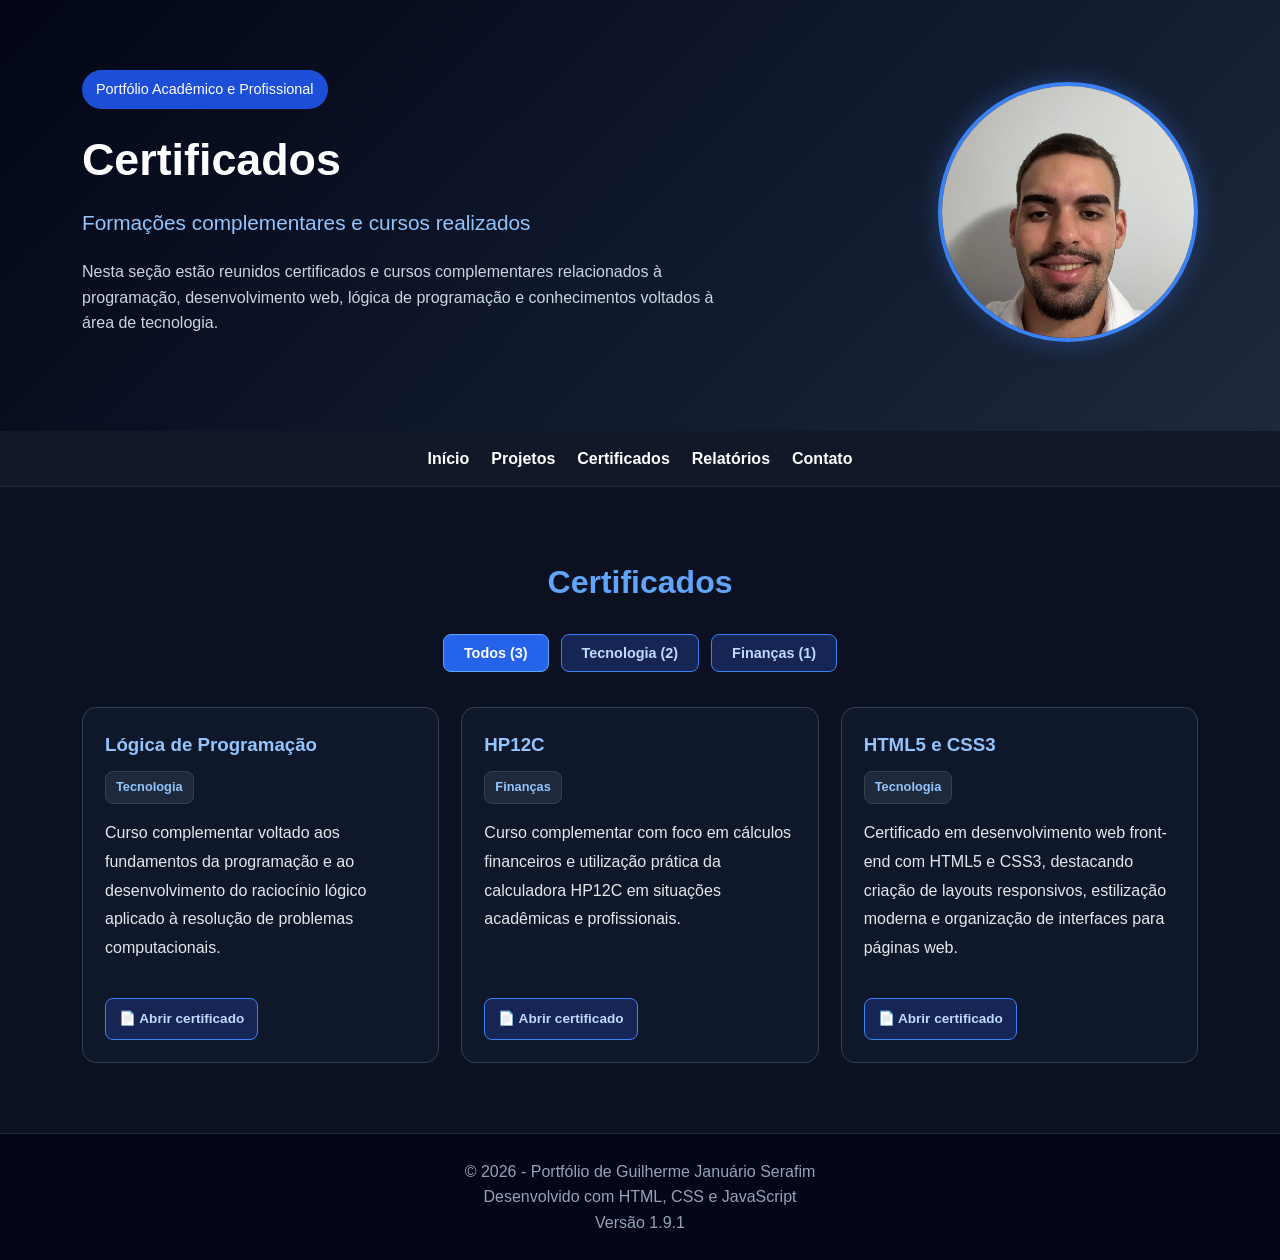
<file: certificados.html>
<!DOCTYPE html>
<html lang="pt-BR">
<head>
  <meta charset="UTF-8">
  <meta name="viewport" content="width=device-width, initial-scale=1.0">
  <link rel="shortcut icon" href="imagens/favicon.ico" type="image/x-icon">

  <title>Certificados | Guilherme Serafim</title>

  <link rel="stylesheet" href="style.css">
</head>
<body>

  <!-- CABEÇALHO -->
  <header class="hero animar">
    <div class="container hero-content">

      <div class="hero-texto animar">

        <p class="tag">Portfólio Acadêmico e Profissional</p>

        <h1>Certificados</h1>

        <h2>Formações complementares e cursos realizados</h2>

        <p class="descricao">
          Nesta seção estão reunidos certificados e cursos complementares
          relacionados à programação, desenvolvimento web, lógica de programação
          e conhecimentos voltados à área de tecnologia.
        </p>

      </div>

      <div class="hero-foto animar">
        <img src="imagens/foto.jpg" alt="Foto de Guilherme Serafim">
      </div>

    </div>
  </header>

  <!-- MENU -->
  <nav class="menu">
    <div class="container">

      <a href="index.html">Início</a>

      <a href="projetos.html">Projetos</a>

      <a href="certificados.html">Certificados</a>

      <a href="relatorios.html">Relatórios</a>

      <a href="contato.html">Contato</a>

    </div>
  </nav>

  <!-- CERTIFICADOS -->
  <section id="certificados" class="secao animar">
    <div class="container">

      <h2 class="animar">Certificados</h2>

      <!-- FILTROS DOS CERTIFICADOS -->
      <div class="filtros-certificados animar"
           role="group"
           aria-label="Filtrar certificados por categoria">

        <button
          type="button"
          class="filtro-certificado ativo"
          data-filtro="todos"
          aria-pressed="true">
          Todos (<span class="contador">3</span>)
        </button>

        <button
          type="button"
          class="filtro-certificado"
          data-filtro="tecnologia"
          aria-pressed="false">
          Tecnologia (<span class="contador">2</span>)
        </button>

        <button
          type="button"
          class="filtro-certificado"
          data-filtro="financas"
          aria-pressed="false">
          Finanças (<span class="contador">1</span>)
        </button>

      </div>

      <!-- GRID DE CERTIFICADOS -->
      <div class="grid-certificados">

        <!-- LÓGICA DE PROGRAMAÇÃO -->
        <div class="card card-certificado animar"
             data-categoria="tecnologia">

          <h3>Lógica de Programação</h3>

          <div class="categoria-certificado">
            <span>Tecnologia</span>
          </div>

          <p>
            Curso complementar voltado aos fundamentos da programação
            e ao desenvolvimento do raciocínio lógico aplicado à resolução
            de problemas computacionais.
          </p>

          <div class="links-projeto">

            <a href="certificados/Logica-De-programaçao.pdf"
               target="_blank"
               rel="noopener noreferrer">
              📄 Abrir certificado
            </a>

          </div>

        </div>

        <!-- HP12C -->
        <div class="card card-certificado animar"
             data-categoria="financas">

          <h3>HP12C</h3>

          <div class="categoria-certificado">
            <span>Finanças</span>
          </div>

          <p>
            Curso complementar com foco em cálculos financeiros e utilização
            prática da calculadora HP12C em situações acadêmicas e profissionais.
          </p>

          <div class="links-projeto">

            <a href="certificados/HP 12C.pdf"
               target="_blank"
               rel="noopener noreferrer">
              📄 Abrir certificado
            </a>

          </div>

        </div>

        <!-- HTML5 E CSS3 -->
        <div class="card card-certificado animar"
             data-categoria="tecnologia">

          <h3>HTML5 e CSS3</h3>

          <div class="categoria-certificado">
            <span>Tecnologia</span>
          </div>

          <p>
            Certificado em desenvolvimento web front-end com HTML5 e CSS3,
            destacando criação de layouts responsivos, estilização moderna
            e organização de interfaces para páginas web.
          </p>

          <div class="links-projeto">

            <a href="certificados/html5-css3-1.pdf"
               target="_blank"
               rel="noopener noreferrer">
              📄 Abrir certificado
            </a>

          </div>

        </div>

      </div>

    </div>
  </section>

  <!-- RODAPÉ -->
  <footer class="rodape">
    <div class="container">

      <p>© 2026 - Portfólio de Guilherme Januário Serafim</p>

      <p>Desenvolvido com HTML, CSS e JavaScript</p>

      <p>Versão 1.9.1</p>

    </div>
  </footer>

  <script src="script.js"></script>

</body>
</html>
</file>
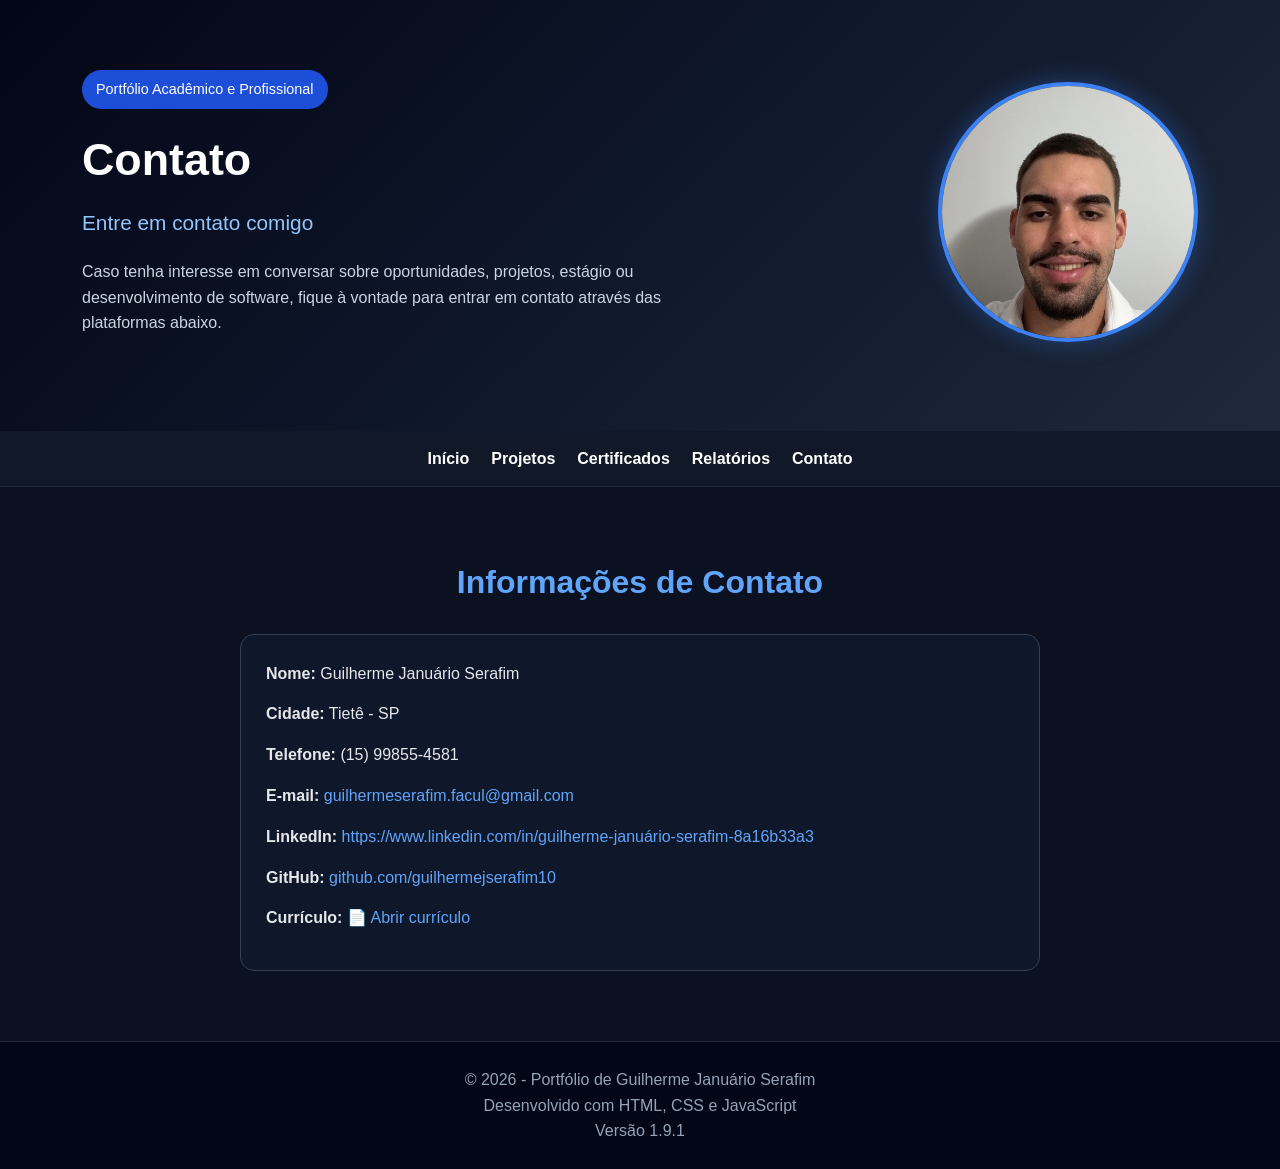
<file: contato.html>
<!DOCTYPE html>
<html lang="pt-BR">
<head>
  <meta charset="UTF-8">
  <meta name="viewport" content="width=device-width, initial-scale=1.0">
  <link rel="shortcut icon" href="imagens/favicon.ico" type="image/x-icon">

  <title>Contato | Guilherme Serafim</title>

  <link rel="stylesheet" href="style.css">
</head>
<body>

  <!-- CABEÇALHO -->
  <header class="hero animar">
    <div class="container hero-content">

      <div class="hero-texto animar">

        <p class="tag">Portfólio Acadêmico e Profissional</p>

        <h1>Contato</h1>

        <h2>Entre em contato comigo</h2>

        <p class="descricao">
          Caso tenha interesse em conversar sobre oportunidades,
          projetos, estágio ou desenvolvimento de software,
          fique à vontade para entrar em contato através das
          plataformas abaixo.
        </p>

      </div>

      <div class="hero-foto animar">
        <img src="imagens/foto.jpg" alt="Foto de Guilherme Serafim">
      </div>

    </div>
  </header>

  <!-- MENU -->
  <nav class="menu">
    <div class="container">

      <a href="index.html">Início</a>

      <a href="projetos.html">Projetos</a>

      <a href="certificados.html">Certificados</a>

      <a href="relatorios.html">Relatórios</a>

      <a href="contato.html">Contato</a>

    </div>
  </nav>

  <!-- CONTATO -->
  <section id="contato" class="secao animar">
    <div class="container">

      <h2 class="animar">Informações de Contato</h2>

      <div class="contato-box animar">

        <p>
          <strong>Nome:</strong>
          Guilherme Januário Serafim
        </p>

        <p>
          <strong>Cidade:</strong>
          Tietê - SP
        </p>

        <p>
          <strong>Telefone:</strong>
          (15) 99855-4581
        </p>

        <p>
          <strong>E-mail:</strong>
          <a href="mailto:guilhermeserafim.facul@gmail.com">
            guilhermeserafim.facul@gmail.com
          </a>
        </p>

        <p>
          <strong>LinkedIn:</strong>

          <a href="https://www.linkedin.com/in/guilherme-januário-serafim-8a16b33a3"
             target="_blank">
            https://www.linkedin.com/in/guilherme-januário-serafim-8a16b33a3
          </a>
        </p>

        <p>
          <strong>GitHub:</strong>

          <a href="https://github.com/guilhermejserafim10"
             target="_blank">
            github.com/guilhermejserafim10
          </a>
        </p>

        <p>
          <strong>Currículo:</strong>

          <a href="curriculo/curriculo.pdf"
             target="_blank">
            📄 Abrir currículo
          </a>
        </p>

      </div>

    </div>
  </section>

  <!-- RODAPÉ -->
  <footer class="rodape">
    <div class="container">

      <p>© 2026 - Portfólio de Guilherme Januário Serafim</p>

      <p>Desenvolvido com HTML, CSS e JavaScript</p>

      <p>Versão 1.9.1</p>

    </div>
  </footer>

  <script src="script.js"></script>

</body>
</html>
</file>
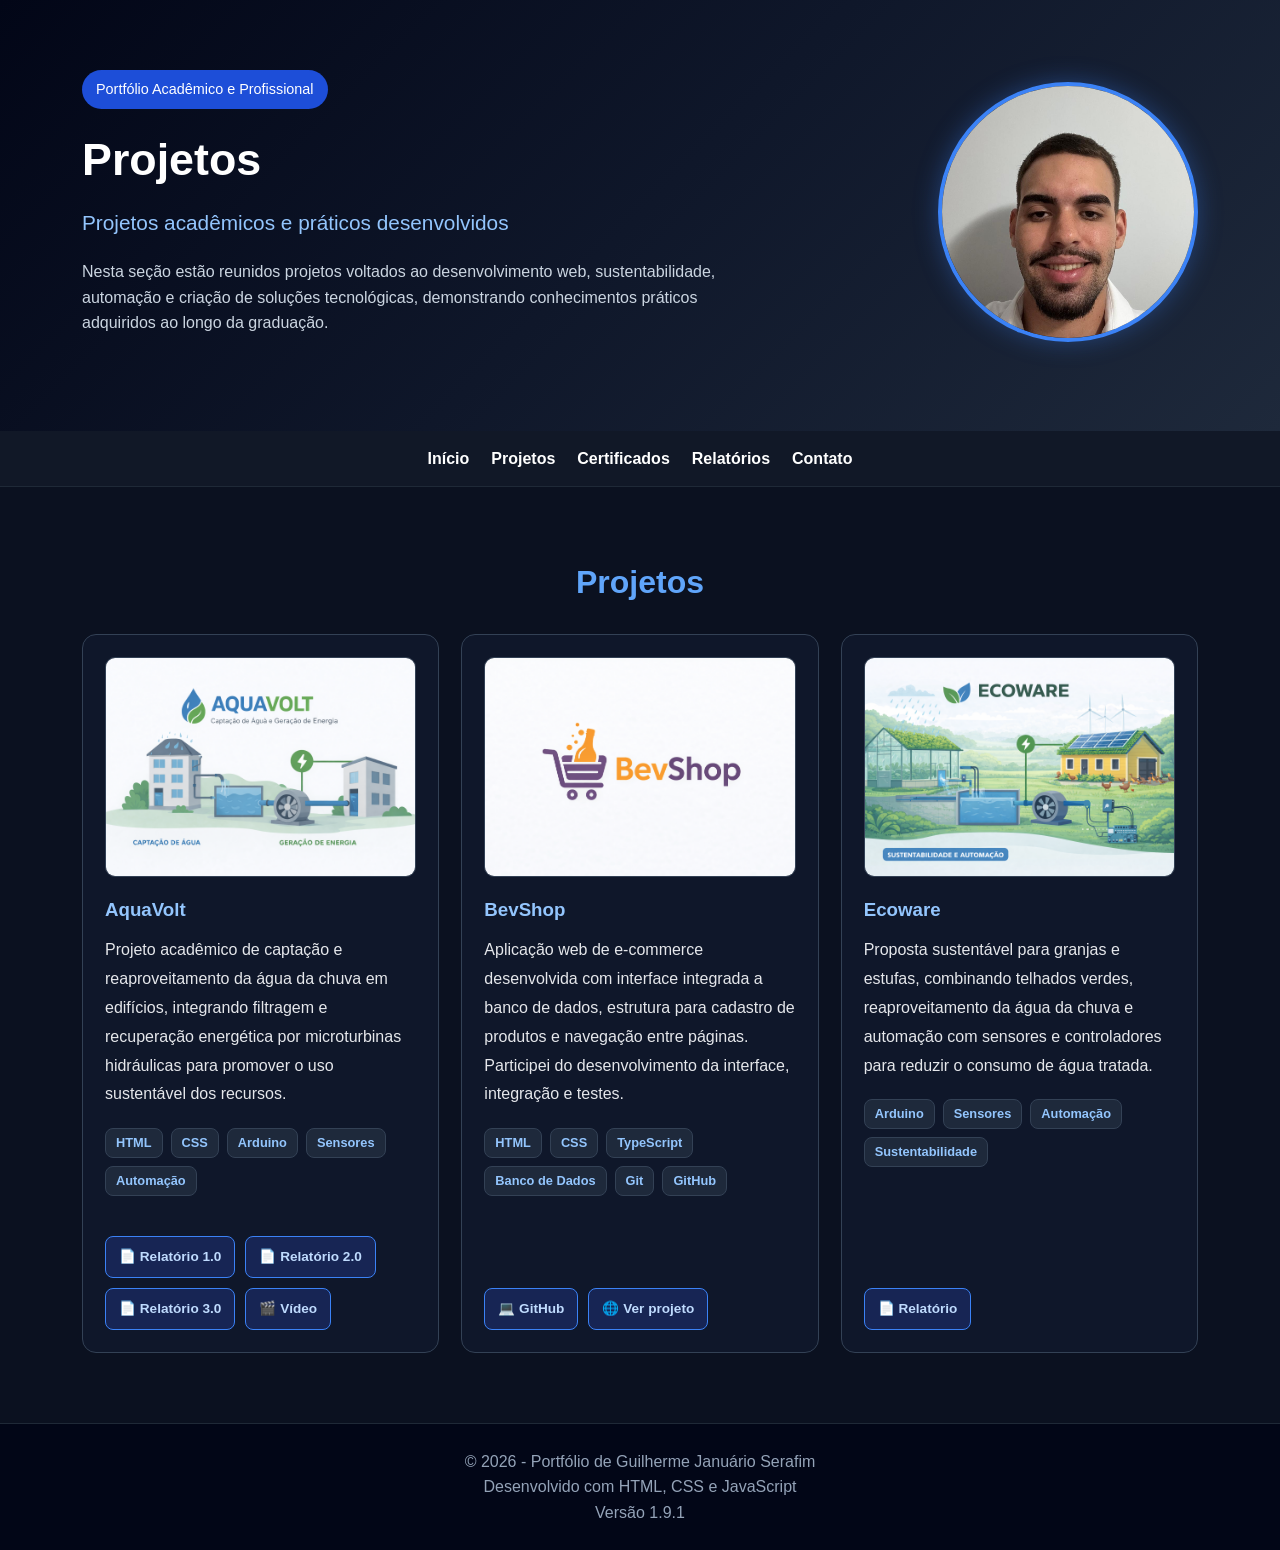
<file: projetos.html>
<!DOCTYPE html>
<html lang="pt-BR">
<head>
  <meta charset="UTF-8">
  <meta name="viewport" content="width=device-width, initial-scale=1.0">
  <link rel="shortcut icon" href="imagens/favicon.ico" type="image/x-icon">

  <title>Projetos | Guilherme Serafim</title>

  <link rel="stylesheet" href="style.css">
</head>
<body>

  <!-- CABEÇALHO -->
  <header class="hero animar">
    <div class="container hero-content">

      <div class="hero-texto animar">

        <p class="tag">Portfólio Acadêmico e Profissional</p>

        <h1>Projetos</h1>

        <h2>Projetos acadêmicos e práticos desenvolvidos</h2>

        <p class="descricao">
          Nesta seção estão reunidos projetos voltados ao desenvolvimento web,
          sustentabilidade, automação e criação de soluções tecnológicas,
          demonstrando conhecimentos práticos adquiridos ao longo da graduação.
        </p>

      </div>

      <div class="hero-foto animar">
        <img src="imagens/foto.jpg" alt="Foto de Guilherme Serafim">
      </div>

    </div>
  </header>

  <!-- MENU -->
  <nav class="menu">
    <div class="container">

      <a href="index.html">Início</a>

      <a href="projetos.html">Projetos</a>

      <a href="certificados.html">Certificados</a>

      <a href="relatorios.html">Relatórios</a>

      <a href="contato.html">Contato</a>

    </div>
  </nav>

  <!-- PROJETOS -->
  <section id="projetos" class="secao animar">
    <div class="container">

      <h2 class="animar">Projetos</h2>

      <div class="grid-projetos">

        <!-- AQUAVOLT -->
        <div class="card-projeto animar">

          <img
            src="imagens/aquavolt.png"
            alt="Imagem do projeto AquaVolt"
            class="img-projeto">

          <h3>AquaVolt</h3>

          <p>
            Projeto acadêmico de captação e reaproveitamento da
            água da chuva em edifícios, integrando filtragem e
            recuperação energética por microturbinas hidráulicas
            para promover o uso sustentável dos recursos.
          </p>

          <div class="tecnologias-projeto">

            <span>HTML</span>
            <span>CSS</span>
            <span>Arduino</span>
            <span>Sensores</span>
            <span>Automação</span>

          </div>

          <div class="links-projeto">

            <a href="projetos/UPX Aquavolt/UPX Aquavolt 1.0.pdf"
               target="_blank"
               rel="noopener noreferrer">
              📄 Relatório 1.0
            </a>

            <a href="projetos/UPX Aquavolt/Relatorio_Final_Aquavolt_2.0_Predial.pdf"
               target="_blank"
               rel="noopener noreferrer">
              📄 Relatório 2.0
            </a>

            <a href="projetos/UPX Aquavolt/Aquavolt3.0.pdf"
               target="_blank"
               rel="noopener noreferrer">
              📄 Relatório 3.0
            </a>

            <a href="projetos/UPX Aquavolt/videoprojeto.mp4"
               target="_blank"
               rel="noopener noreferrer">
              🎬 Vídeo
            </a>

          </div>

        </div>

        <!-- BEVSHOP -->
        <div class="card-projeto animar">

          <img
            src="imagens/bev-shop.png"
            alt="Imagem do projeto BevShop"
            class="img-projeto">

          <h3>BevShop</h3>

          <p>
            Aplicação web de e-commerce desenvolvida com interface
            integrada a banco de dados, estrutura para cadastro
            de produtos e navegação entre páginas. Participei do
            desenvolvimento da interface, integração e testes.
          </p>

          <div class="tecnologias-projeto">

            <span>HTML</span>
            <span>CSS</span>
            <span>TypeScript</span>
            <span>Banco de Dados</span>
            <span>Git</span>
            <span>GitHub</span>

          </div>

          <div class="links-projeto">

            <a href="https://github.com/bruno-cO70/Desenvolvimento-Web-CP500TIN2"
               target="_blank"
               rel="noopener noreferrer">
              💻 GitHub
            </a>

            <a href="https://desenvolvimento-web-wine-nine.vercel.app/"
               target="_blank"
               rel="noopener noreferrer">
              🌐 Ver projeto
            </a>

          </div>

        </div>

        <!-- ECOWARE -->
        <div class="card-projeto animar">

          <img
            src="imagens/ecoware.png"
            alt="Imagem do projeto Ecoware"
            class="img-projeto">

          <h3>Ecoware</h3>

          <p>
            Proposta sustentável para granjas e estufas,
            combinando telhados verdes, reaproveitamento
            da água da chuva e automação com sensores e
            controladores para reduzir o consumo de água tratada.
          </p>

          <div class="tecnologias-projeto">

            <span>Arduino</span>
            <span>Sensores</span>
            <span>Automação</span>
            <span>Sustentabilidade</span>

          </div>

          <div class="links-projeto">

            <a href="projetos/UPX Ecowere/Relatorio.pdf"
               target="_blank"
               rel="noopener noreferrer">
              📄 Relatório
            </a>

          </div>

        </div>

      </div>

    </div>
  </section>

  <!-- RODAPÉ -->
  <footer class="rodape">
    <div class="container">

      <p>© 2026 - Portfólio de Guilherme Januário Serafim</p>

      <p>Desenvolvido com HTML, CSS e JavaScript</p>

      <p>Versão 1.9.1</p>

    </div>
  </footer>

  <script src="script.js"></script>

</body>
</html>
</file>
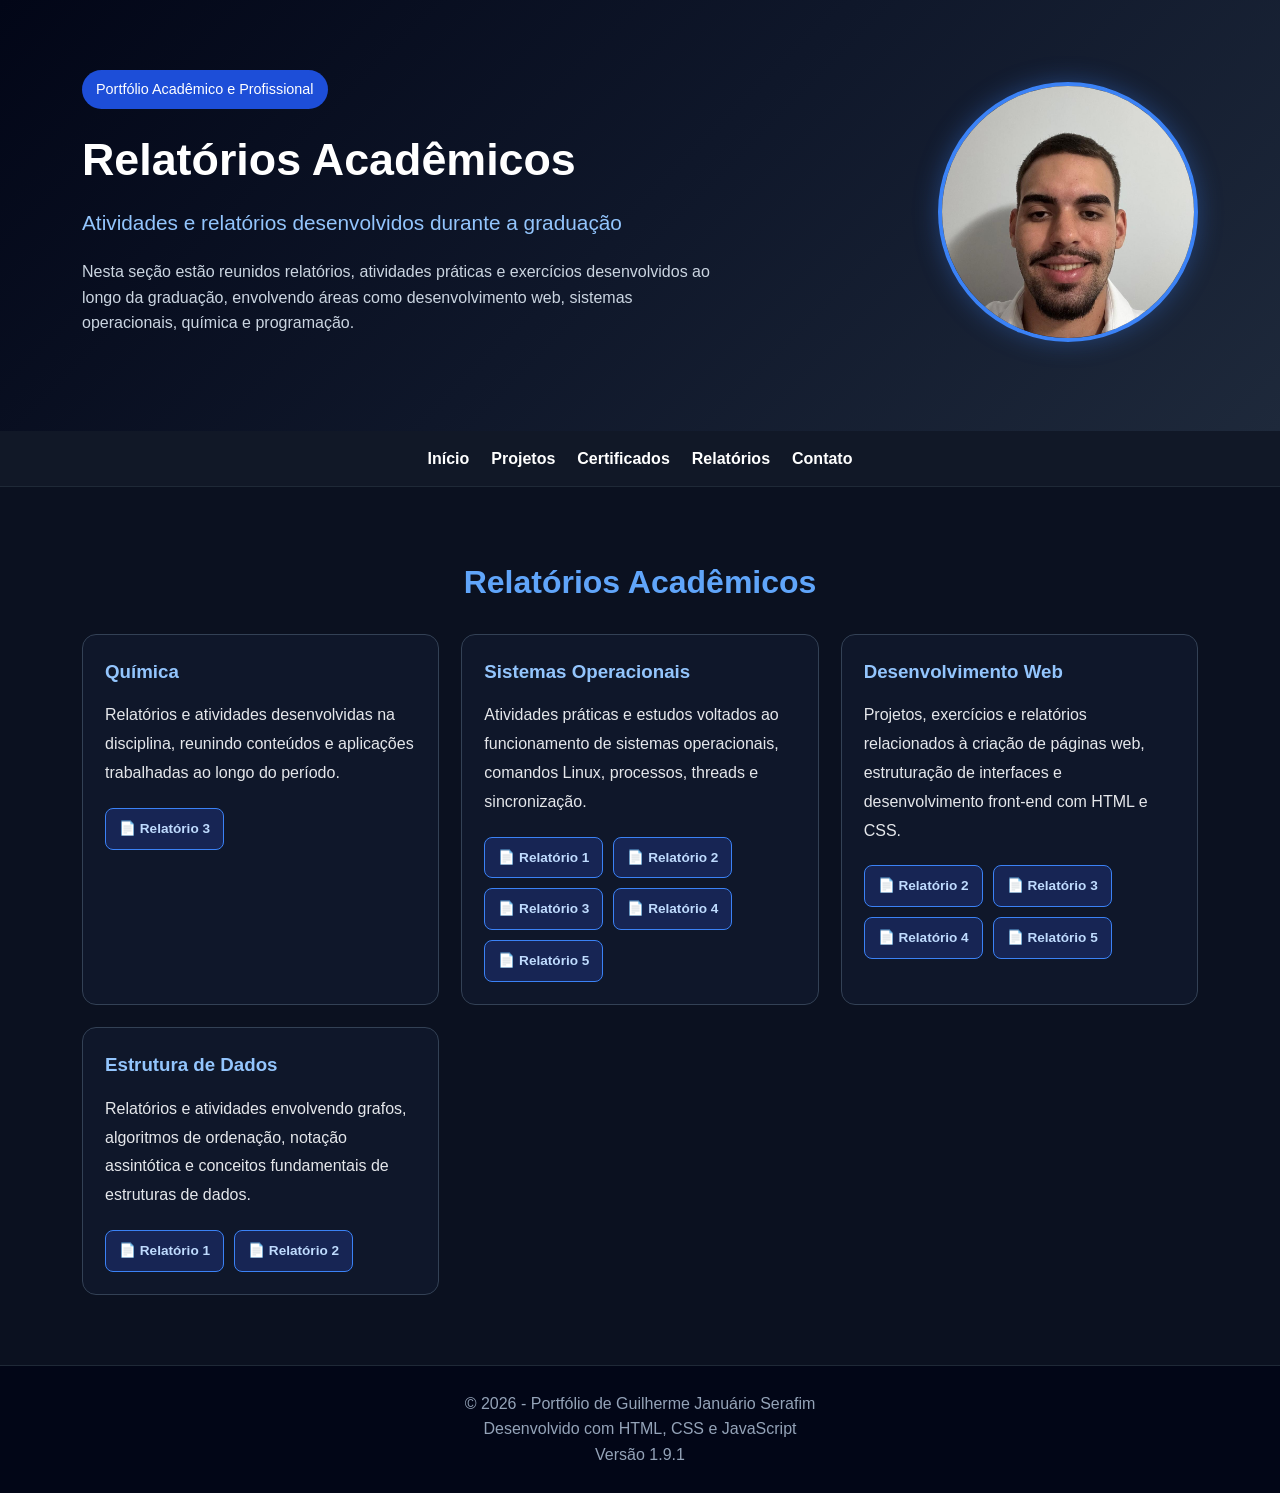
<file: relatorios.html>
<!DOCTYPE html>
<html lang="pt-BR">
<head>
  <meta charset="UTF-8">
  <meta name="viewport" content="width=device-width, initial-scale=1.0">
  <link rel="shortcut icon" href="imagens/favicon.ico" type="image/x-icon">

  <title>Relatórios | Guilherme Serafim</title>

  <link rel="stylesheet" href="style.css">
</head>
<body>

  <!-- CABEÇALHO -->
  <header class="hero animar">
    <div class="container hero-content">

      <div class="hero-texto animar">

        <p class="tag">Portfólio Acadêmico e Profissional</p>

        <h1>Relatórios Acadêmicos</h1>

        <h2>Atividades e relatórios desenvolvidos durante a graduação</h2>

        <p class="descricao">
          Nesta seção estão reunidos relatórios, atividades práticas
          e exercícios desenvolvidos ao longo da graduação, envolvendo
          áreas como desenvolvimento web, sistemas operacionais,
          química e programação.
        </p>

      </div>

      <div class="hero-foto animar">
        <img src="imagens/foto.jpg" alt="Foto de Guilherme Serafim">
      </div>

    </div>
  </header>

  <!-- MENU -->
  <nav class="menu">
    <div class="container">

      <a href="index.html">Início</a>

      <a href="projetos.html">Projetos</a>

      <a href="certificados.html">Certificados</a>

      <a href="relatorios.html">Relatórios</a>

      <a href="contato.html">Contato</a>

    </div>
  </nav>

  <!-- RELATÓRIOS -->
  <section id="relatorios" class="secao animar">
    <div class="container">

      <h2 class="animar">Relatórios Acadêmicos</h2>

      <div class="grid-certificados">

        <!-- QUÍMICA -->
        <div class="card animar">

          <h3>Química</h3>

          <p>
            Relatórios e atividades desenvolvidas na disciplina,
            reunindo conteúdos e aplicações trabalhadas ao longo do período.
          </p>

          <div class="links-projeto">

            <a href="relatorios/Quimica/Relatorio3.pdf"
               target="_blank">
              📄 Relatório 3
            </a>

          </div>

        </div>

        <!-- SISTEMAS OPERACIONAIS -->
        <div class="card animar">

          <h3>Sistemas Operacionais</h3>

          <p>
            Atividades práticas e estudos voltados ao funcionamento
            de sistemas operacionais, comandos Linux, processos,
            threads e sincronização.
          </p>

          <div class="links-projeto">

            <a href="relatorios/Sistemas-Operacionais/Relatorio1.pdf"
               target="_blank">
              📄 Relatório 1
            </a>

            <a href="relatorios/Sistemas-Operacionais/Relatorio2.pdf"
               target="_blank">
              📄 Relatório 2
            </a>

            <a href="relatorios/Sistemas-Operacionais/Relatorio3.pdf"
               target="_blank">
              📄 Relatório 3
            </a>

            <a href="relatorios/Sistemas-Operacionais/Relatorio4.pdf"
               target="_blank">
              📄 Relatório 4
            </a>

            <a href="relatorios/Sistemas-Operacionais/Relatorio5.pdf"
               target="_blank">
              📄 Relatório 5
            </a>

          </div>

        </div>

        <!-- DESENVOLVIMENTO WEB -->
        <div class="card animar">

          <h3>Desenvolvimento Web</h3>

          <p>
            Projetos, exercícios e relatórios relacionados à criação
            de páginas web, estruturação de interfaces e desenvolvimento
            front-end com HTML e CSS.
          </p>

          <div class="links-projeto">

            <a href="relatorios/Desenvolvimento-Web/Tarefa2.pdf"
               target="_blank">
              📄 Relatório 2
            </a>

            <a href="relatorios/Desenvolvimento-Web/Tarefa3.pdf"
               target="_blank">
              📄 Relatório 3
            </a>

            <a href="relatorios/Desenvolvimento-Web/Tarefa4.pdf"
               target="_blank">
              📄 Relatório 4
            </a>

            <a href="relatorios/Desenvolvimento-Web/Tarefa5.pdf"
               target="_blank">
              📄 Relatório 5
            </a>

          </div>

        </div>

        <!-- ESTRUTURA DE DADOS -->
        <div class="card animar">

          <h3>Estrutura de Dados</h3>

          <p>
            Relatórios e atividades envolvendo grafos,
            algoritmos de ordenação, notação assintótica
            e conceitos fundamentais de estruturas de dados.
          </p>

          <div class="links-projeto">

            <a href="relatorios/Estrutura-de-Dados/Relatorio1.pdf"
               target="_blank">
              📄 Relatório 1
            </a>

            <a href="relatorios/Estrutura-de-Dados/Relatorio2.pdf"
               target="_blank">
              📄 Relatório 2
            </a>

          </div>

        </div>

      </div>

    </div>
  </section>

  <!-- RODAPÉ -->
  <footer class="rodape">
    <div class="container">

      <p>© 2026 - Portfólio de Guilherme Januário Serafim</p>

      <p>Desenvolvido com HTML, CSS e JavaScript</p>

      <p>Versão 1.9.1</p>

    </div>
  </footer>

  <script src="script.js"></script>

</body>
</html>
</file>
<file: style.css>
/* =========================
   RESET
========================= */

* {
  margin: 0;
  padding: 0;
  box-sizing: border-box;
}

html {
  scroll-behavior: smooth;
}

body {
  font-family: Arial, sans-serif;
  background-color: #0b1120;
  color: #ffffff;
  line-height: 1.6;
}

.container {
  width: 90%;
  max-width: 1150px;
  margin: 0 auto;
}


/* =========================
   HERO
========================= */

.hero {
  background: linear-gradient(135deg, #020617, #0f172a, #1e293b);
  padding: 70px 20px;
}

.hero-content {
  display: flex;
  align-items: center;
  justify-content: space-between;
  gap: 40px;
  flex-wrap: wrap;
}

.hero-texto {
  flex: 1;
  min-width: 300px;
}

.tag {
  display: inline-block;
  background-color: #1d4ed8;
  color: white;
  padding: 8px 14px;
  border-radius: 20px;
  margin-bottom: 15px;
  font-size: 0.9rem;
}

.hero h1 {
  font-size: 2.8rem;
  margin-bottom: 10px;
}

.hero h2 {
  font-size: 1.3rem;
  color: #93c5fd;
  margin-bottom: 20px;
  font-weight: normal;
}

.descricao {
  max-width: 650px;
  color: #cbd5e1;
  margin-bottom: 25px;
}

.hero-foto {
  flex: 0 0 260px;
  text-align: center;
}

.hero-foto img {
  width: 260px;
  height: 260px;
  object-fit: cover;
  border-radius: 50%;
  border: 4px solid #3b82f6;
  box-shadow: 0 0 25px rgba(59, 130, 246, 0.35);
}


/* =========================
   BOTÕES DO HERO
========================= */

.botoes-topo {
  display: flex;
  flex-wrap: wrap;
  gap: 12px;
}

.botoes-topo a {
  text-decoration: none;
  color: white;
  background-color: #2563eb;
  padding: 10px 18px;
  border-radius: 8px;
  transition: 0.3s;
  font-weight: bold;
}

.botoes-topo a:hover {
  background-color: #1d4ed8;
  transform: translateY(-2px);
}


/* =========================
   MENU
========================= */

.menu {
  background-color: #111827;
  padding: 15px 0;
  position: sticky;
  top: 0;
  z-index: 1000;
  border-bottom: 1px solid #1f2937;
}

.menu .container {
  display: flex;
  justify-content: center;
  align-items: center;
  gap: 22px;
}

.menu a {
  color: white;
  text-decoration: none;
  font-weight: bold;
  transition: 0.3s;
  white-space: nowrap;
}

.menu a:hover {
  color: #60a5fa;
}


/* =========================
   SEÇÕES
========================= */

.secao {
  padding: 70px 20px;
}

.secao-escura {
  background-color: #111827;
}

.secao h2 {
  text-align: center;
  color: #60a5fa;
  font-size: 2rem;
  margin-bottom: 25px;
}

.texto-centralizado {
  text-align: center;
  max-width: 850px;
  margin: 0 auto;
  color: #e5e7eb;
}


/* =========================
   CARDS
========================= */

.card-unico,
.card,
.card-projeto,
.contato-box {
  background-color: #0f172a;
  border: 1px solid #334155;
  border-radius: 14px;
  transition:
    transform 0.3s ease,
    border-color 0.3s ease,
    box-shadow 0.3s ease;
}

.card-unico:hover,
.card:hover,
.card-projeto:hover,
.contato-box:hover {
  transform: translateY(-6px);
  border-color: #60a5fa;
  box-shadow: 0 10px 25px rgba(96, 165, 250, 0.2);
}


/* =========================
   CARD ÚNICO
========================= */

.card-unico {
  padding: 25px;
  max-width: 700px;
  margin: 0 auto;
}

.card-unico h3 {
  color: #93c5fd;
  margin-bottom: 12px;
}


/* =========================
   HABILIDADES
========================= */

.cards-habilidades {
  display: grid;
  grid-template-columns: repeat(auto-fit, minmax(250px, 1fr));
  gap: 20px;
}

.card {
  padding: 22px;
}

.card h3 {
  color: #93c5fd;
  margin-bottom: 15px;
}

.card p {
  color: #e5e7eb;
  line-height: 1.8;
}

.card ul {
  padding-left: 18px;
}

.card li {
  margin-bottom: 8px;
  color: #e5e7eb;
}


/* =========================
   PROJETOS E CERTIFICADOS
========================= */

.grid-projetos,
.grid-certificados {
  display: grid;
  grid-template-columns: repeat(auto-fit, minmax(280px, 1fr));
  gap: 22px;
}

.grid-projetos {
  align-items: stretch;
}

.card-projeto {
  padding: 22px;
  display: flex;
  flex-direction: column;
  height: 100%;
}

.card-projeto h3 {
  color: #93c5fd;
  margin-bottom: 12px;
}

.card-projeto p {
  color: #e5e7eb;
  margin-bottom: 14px;
  line-height: 1.8;
}


/* =========================
   IMAGENS DOS PROJETOS
========================= */

.img-projeto {
  width: 100%;
  height: 220px;
  object-fit: cover;
  border-radius: 10px;
  margin-bottom: 18px;
  border: 1px solid #334155;
  display: block;
  transition:
    transform 0.3s ease,
    box-shadow 0.3s ease;
}

.card-projeto:hover .img-projeto {
  transform: scale(1.02);
  box-shadow: 0 8px 20px rgba(96, 165, 250, 0.12);
}


/* =========================
   LINKS DOS PROJETOS
========================= */

.links-projeto {
  display: flex;
  gap: 14px;
  flex-wrap: wrap;
  margin-top: auto;
  padding-top: 8px;
}

.links-projeto a {
  text-decoration: none;
  font-size: 14px;
  color: #60a5fa;
  transition: 0.3s;
  font-weight: 600;
}

.links-projeto a:hover {
  color: white;
  text-decoration: underline;
}


/* =========================
   CONTATO
========================= */

.contato-box {
  max-width: 800px;
  margin: 0 auto;
  padding: 25px;
}

.contato-box p {
  margin-bottom: 12px;
  color: #e5e7eb;
  line-height: 1.8;
}

.contato-box a {
  color: #60a5fa;
  text-decoration: none;
  overflow-wrap: anywhere;
}

.contato-box a:hover {
  text-decoration: underline;
}


/* =========================
   RODAPÉ
========================= */

.rodape {
  background-color: #020617;
  text-align: center;
  padding: 25px 20px;
  color: #94a3b8;
  border-top: 1px solid #1f2937;
}


/* =========================
   ANIMAÇÕES
========================= */

.animar {
  opacity: 0;
  transform: translateY(30px);
  transition:
    opacity 0.6s ease,
    transform 0.6s ease;
}

.animar.ativo {
  opacity: 1;
  transform: translateY(0);
}

.hero.animar,
.hero-texto.animar,
.hero-foto.animar {
  opacity: 1;
  transform: translateY(0);
}


/* =========================
   LINK VOLTAR
========================= */

.voltar-link {
  display: inline-block;
  margin-bottom: 20px;
  color: #60a5fa;
  text-decoration: none;
  font-weight: 600;
  transition: 0.3s;
}

.voltar-link:hover {
  color: white;
  text-decoration: underline;
}


/* =========================================
   RESPONSIVIDADE - TABLETS
========================================= */

@media (max-width: 900px) {

  .hero-content {
    flex-direction: column-reverse;
    text-align: center;
  }

  .hero-texto {
    display: flex;
    flex-direction: column;
    align-items: center;
  }

  .botoes-topo {
    justify-content: center;
  }

  .hero h1 {
    font-size: 2.2rem;
  }

  .img-projeto {
    height: 200px;
  }
}


/* =========================================
   RESPONSIVIDADE - CELULARES
========================================= */

@media (max-width: 600px) {

  /* HERO */

  .hero {
    padding: 60px 20px;
  }

  .hero-content {
    gap: 35px;
  }

  .hero-texto {
    min-width: 0;
    width: 100%;
  }

  .hero-foto {
    flex: none;
    width: 100%;
  }

  .hero-foto img {
    width: 210px;
    height: 210px;
  }

  .hero h1 {
    font-size: 2rem;
  }

  .hero h2 {
    font-size: 1.2rem;
  }

  .descricao {
    width: 100%;
  }


  /* BOTÕES */

  .botoes-topo {
    justify-content: center;
  }


  /* MENU MOBILE */

  .menu {
    padding: 12px 0;
  }

  .menu .container {
    width: 100%;
    display: grid;
    grid-template-columns: repeat(3, max-content);
    justify-content: center;
    align-items: center;
    gap: 8px 16px;
    padding: 0 10px;
  }

  .menu a {
    font-size: 13px;
    text-align: center;
    white-space: nowrap;
  }


  /* SEÇÕES */

  .secao {
    padding: 60px 20px;
  }

  .secao h2 {
    font-size: 1.7rem;
  }


  /* CARDS */

  .card,
  .card-projeto,
  .card-unico,
  .contato-box {
    padding: 18px;
  }


  /* PROJETOS */

  .grid-projetos,
  .grid-certificados {
    grid-template-columns: 1fr;
  }

  .img-projeto {
    height: 180px;
  }

  .links-projeto {
    gap: 10px;
  }

  .links-projeto a {
    font-size: 13px;
  }
}


/* =========================================
   RESPONSIVIDADE - CELULARES PEQUENOS
========================================= */

@media (max-width: 400px) {

  .menu .container {
    gap: 8px 12px;
  }

  .menu a {
    font-size: 12px;
  }

  .hero h1 {
    font-size: 1.9rem;
  }

  .hero h2 {
    font-size: 1.1rem;
  }

  .tag {
    font-size: 0.8rem;
  }

  .secao h2 {
    font-size: 1.6rem;
  }
}



/* =========================
   ESTATÍSTICAS DO GITHUB
========================= */

.github-estatisticas {
  display: grid;
  grid-template-columns: repeat(2, minmax(0, 1fr));
  gap: 25px;
  margin-top: 35px;
}

.github-card {
  min-width: 0;
  display: flex;
  flex-direction: column;
  align-items: center;
  justify-content: center;
  gap: 18px;
  padding: 25px;

  background-color: #0f172a;
  border: 1px solid #334155;
  border-radius: 14px;

  text-align: center;

  transition:
    transform 0.3s ease,
    border-color 0.3s ease,
    box-shadow 0.3s ease;
}

.github-card:hover {
  transform: translateY(-6px);
  border-color: #60a5fa;
  box-shadow: 0 10px 25px rgba(96, 165, 250, 0.2);
}

.github-card h3 {
  margin: 0;
  color: #93c5fd;
  font-size: 1.2rem;
}

.github-card img {
  display: block;
  max-width: 100%;
  height: auto;
  border-radius: 10px;
}

/* GRÁFICO DE ATIVIDADES */

.github-card:last-child {
  grid-column: 1 / -1;
}

.github-card:last-child img {
  width: 100%;
  max-width: 950px;
}

/* =========================
   RESPONSIVIDADE - GITHUB
========================= */

@media (max-width: 768px) {

  .github-estatisticas {
    grid-template-columns: 1fr;
    gap: 20px;
  }

  .github-card {
    padding: 20px;
  }

  .github-card:last-child {
    grid-column: auto;
  }
}

@media (max-width: 400px) {

  .github-card {
    padding: 15px;
  }

  .github-card h3 {
    font-size: 1.1rem;
  }
}


/* =========================
   TECNOLOGIAS DOS PROJETOS
========================= */

.tecnologias-projeto {
  display: flex;
  flex-wrap: wrap;
  gap: 8px;
  margin-top: 5px;
  margin-bottom: 20px;
}

.tecnologias-projeto span {
  display: inline-block;
  padding: 5px 10px;

  background-color: #1e293b;
  color: #93c5fd;

  border: 1px solid #334155;
  border-radius: 8px;

  font-size: 0.8rem;
  font-weight: 600;
  line-height: 1.4;
}


/* =========================
   LINKS DOS PROJETOS
========================= */

.links-projeto {
  display: flex;
  flex-wrap: wrap;
  gap: 10px;
  margin-top: auto;
  padding-top: 20px;
}

.links-projeto a {
  display: inline-flex;
  align-items: center;
  justify-content: center;

  padding: 9px 13px;

  background-color: #172554;
  color: #bfdbfe;

  border: 1px solid #3b82f6;
  border-radius: 8px;

  text-decoration: none;
  font-size: 0.85rem;
  font-weight: 600;

  transition:
    background-color 0.3s ease,
    border-color 0.3s ease,
    transform 0.3s ease;
}

.links-projeto a:hover {
  background-color: #1d4ed8;
  border-color: #60a5fa;
  color: #ffffff;
  transform: translateY(-2px);
}

.links-projeto a:focus-visible {
  outline: 2px solid #93c5fd;
  outline-offset: 3px;
}


/* =========================
   FILTROS DOS CERTIFICADOS
========================= */

.filtros-certificados {
  display: flex;
  justify-content: center;
  align-items: center;
  flex-wrap: wrap;
  gap: 12px;
  margin-bottom: 35px;
}

.filtro-certificado {
  padding: 10px 20px;

  background-color: #172554;
  color: #bfdbfe;

  border: 1px solid #3b82f6;
  border-radius: 8px;

  font-family: inherit;
  font-size: 0.9rem;
  font-weight: 600;

  cursor: pointer;

  transition:
    background-color 0.3s ease,
    border-color 0.3s ease,
    transform 0.3s ease;
}

.filtro-certificado:hover {
  background-color: #1d4ed8;
  border-color: #60a5fa;
  color: #ffffff;
  transform: translateY(-2px);
}

.filtro-certificado.ativo {
  background-color: #2563eb;
  border-color: #60a5fa;
  color: #ffffff;
}

.filtro-certificado:focus-visible {
  outline: 2px solid #93c5fd;
  outline-offset: 3px;
}


/* =========================
   CARDS DOS CERTIFICADOS
========================= */

.card-certificado {
  display: flex;
  flex-direction: column;
  min-width: 0;
}

.card-certificado h3 {
  margin-bottom: 12px;
}

.card-certificado p {
  margin-bottom: 15px;
}

.card-certificado .links-projeto {
  margin-top: auto;
}

.card-certificado[hidden] {
  display: none;
}


/* =========================
   CATEGORIAS DOS CERTIFICADOS
========================= */

.categoria-certificado {
  margin-bottom: 15px;
}

.categoria-certificado span {
  display: inline-block;
  padding: 5px 10px;

  background-color: #1e293b;
  color: #93c5fd;

  border: 1px solid #334155;
  border-radius: 8px;

  font-size: 0.8rem;
  font-weight: 600;
}


/* =========================
   FILTROS - RESPONSIVIDADE
========================= */

@media (max-width: 600px) {

  .filtros-certificados {
    gap: 8px;
    margin-bottom: 25px;
  }

  .filtro-certificado {
    padding: 9px 12px;
    font-size: 0.8rem;
  }
}
</file>
